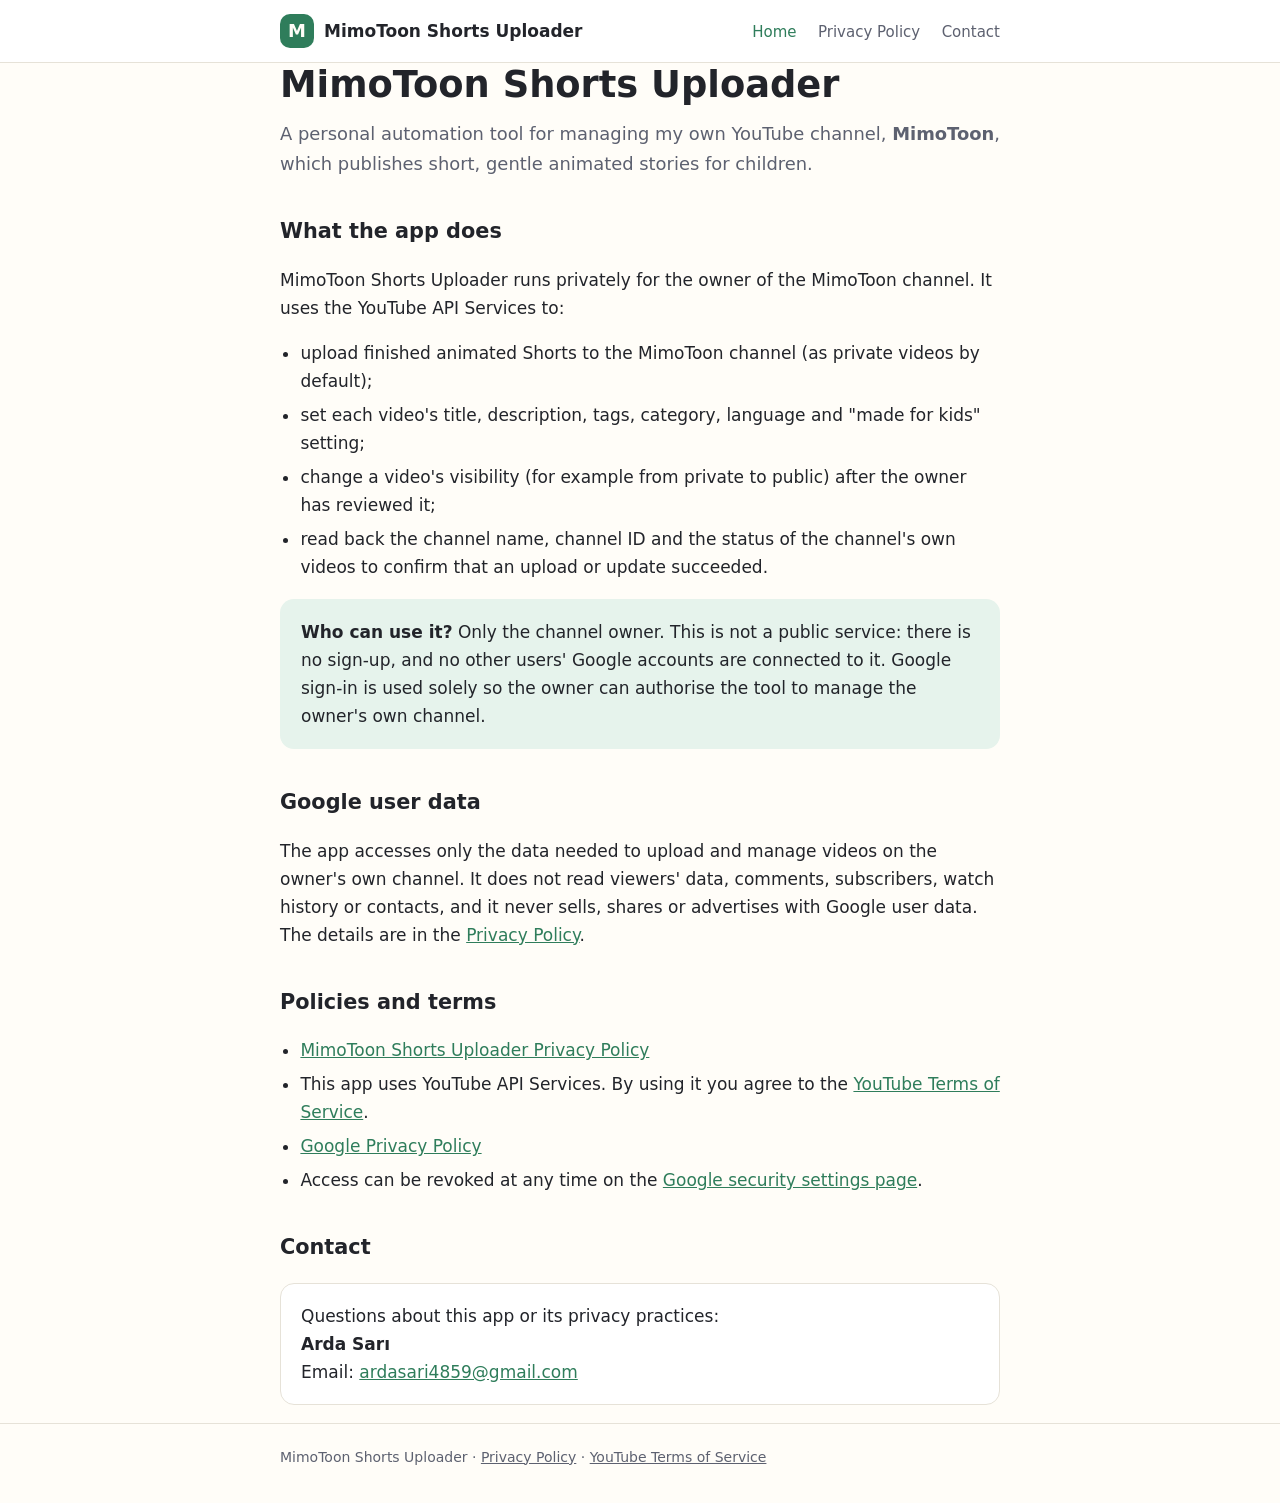
<file: index.html>
<!doctype html>
<html lang="en">
<head>
  <meta charset="utf-8">
  <meta name="viewport" content="width=device-width, initial-scale=1">
  <title>MimoToon Shorts Uploader</title>
  <meta name="description" content="MimoToon Shorts Uploader is a personal automation tool used only by the owner of the MimoToon YouTube channel to upload and manage the channel's own videos.">
  <link rel="stylesheet" href="style.css">
</head>
<body>
  <header class="site">
    <div class="wrap">
      <a class="brand" href="./"><span class="mark" aria-hidden="true">M</span>MimoToon Shorts Uploader</a>
      <nav aria-label="Main">
        <a href="./" aria-current="page">Home</a>
        <a href="privacy.html">Privacy Policy</a>
        <a href="#contact">Contact</a>
      </nav>
    </div>
  </header>

  <main class="wrap">
    <h1>MimoToon Shorts Uploader</h1>
    <p class="lead">A personal automation tool for managing my own YouTube channel,
      <strong>MimoToon</strong>, which publishes short, gentle animated stories for children.</p>

    <h2>What the app does</h2>
    <p>MimoToon Shorts Uploader runs privately for the owner of the MimoToon channel. It uses the
      YouTube API Services to:</p>
    <ul>
      <li>upload finished animated Shorts to the MimoToon channel (as private videos by default);</li>
      <li>set each video's title, description, tags, category, language and "made for kids" setting;</li>
      <li>change a video's visibility (for example from private to public) after the owner has reviewed it;</li>
      <li>read back the channel name, channel ID and the status of the channel's own videos to confirm that
        an upload or update succeeded.</li>
    </ul>

    <div class="card note">
      <strong>Who can use it?</strong> Only the channel owner. This is not a public service: there is no sign-up,
      and no other users' Google accounts are connected to it. Google sign-in is used solely so the owner can
      authorise the tool to manage the owner's own channel.
    </div>

    <h2>Google user data</h2>
    <p>The app accesses only the data needed to upload and manage videos on the owner's own channel. It does
      not read viewers' data, comments, subscribers, watch history or contacts, and it never sells, shares or
      advertises with Google user data. The details are in the
      <a href="privacy.html">Privacy Policy</a>.</p>

    <h2>Policies and terms</h2>
    <ul>
      <li><a href="privacy.html">MimoToon Shorts Uploader Privacy Policy</a></li>
      <li>This app uses YouTube API Services. By using it you agree to the
        <a href="https://www.youtube.com/t/terms">YouTube Terms of Service</a>.</li>
      <li><a href="https://www.google.com/policies/privacy">Google Privacy Policy</a></li>
      <li>Access can be revoked at any time on the
        <a href="https://security.google.com/settings/security/permissions">Google security settings page</a>.</li>
    </ul>

    <h2 id="contact">Contact</h2>
    <div class="card">
      <p style="margin:0">Questions about this app or its privacy practices:<br>
        <strong>Arda Sarı</strong><br>
        Email: <a href="mailto:ardasari4859@gmail.com">ardasari4859@gmail.com</a></p>
    </div>
  </main>

  <footer class="site">
    <div class="wrap">
      MimoToon Shorts Uploader · <a href="privacy.html">Privacy Policy</a> ·
      <a href="https://www.youtube.com/t/terms">YouTube Terms of Service</a>
    </div>
  </footer>
</body>
</html>
</file>
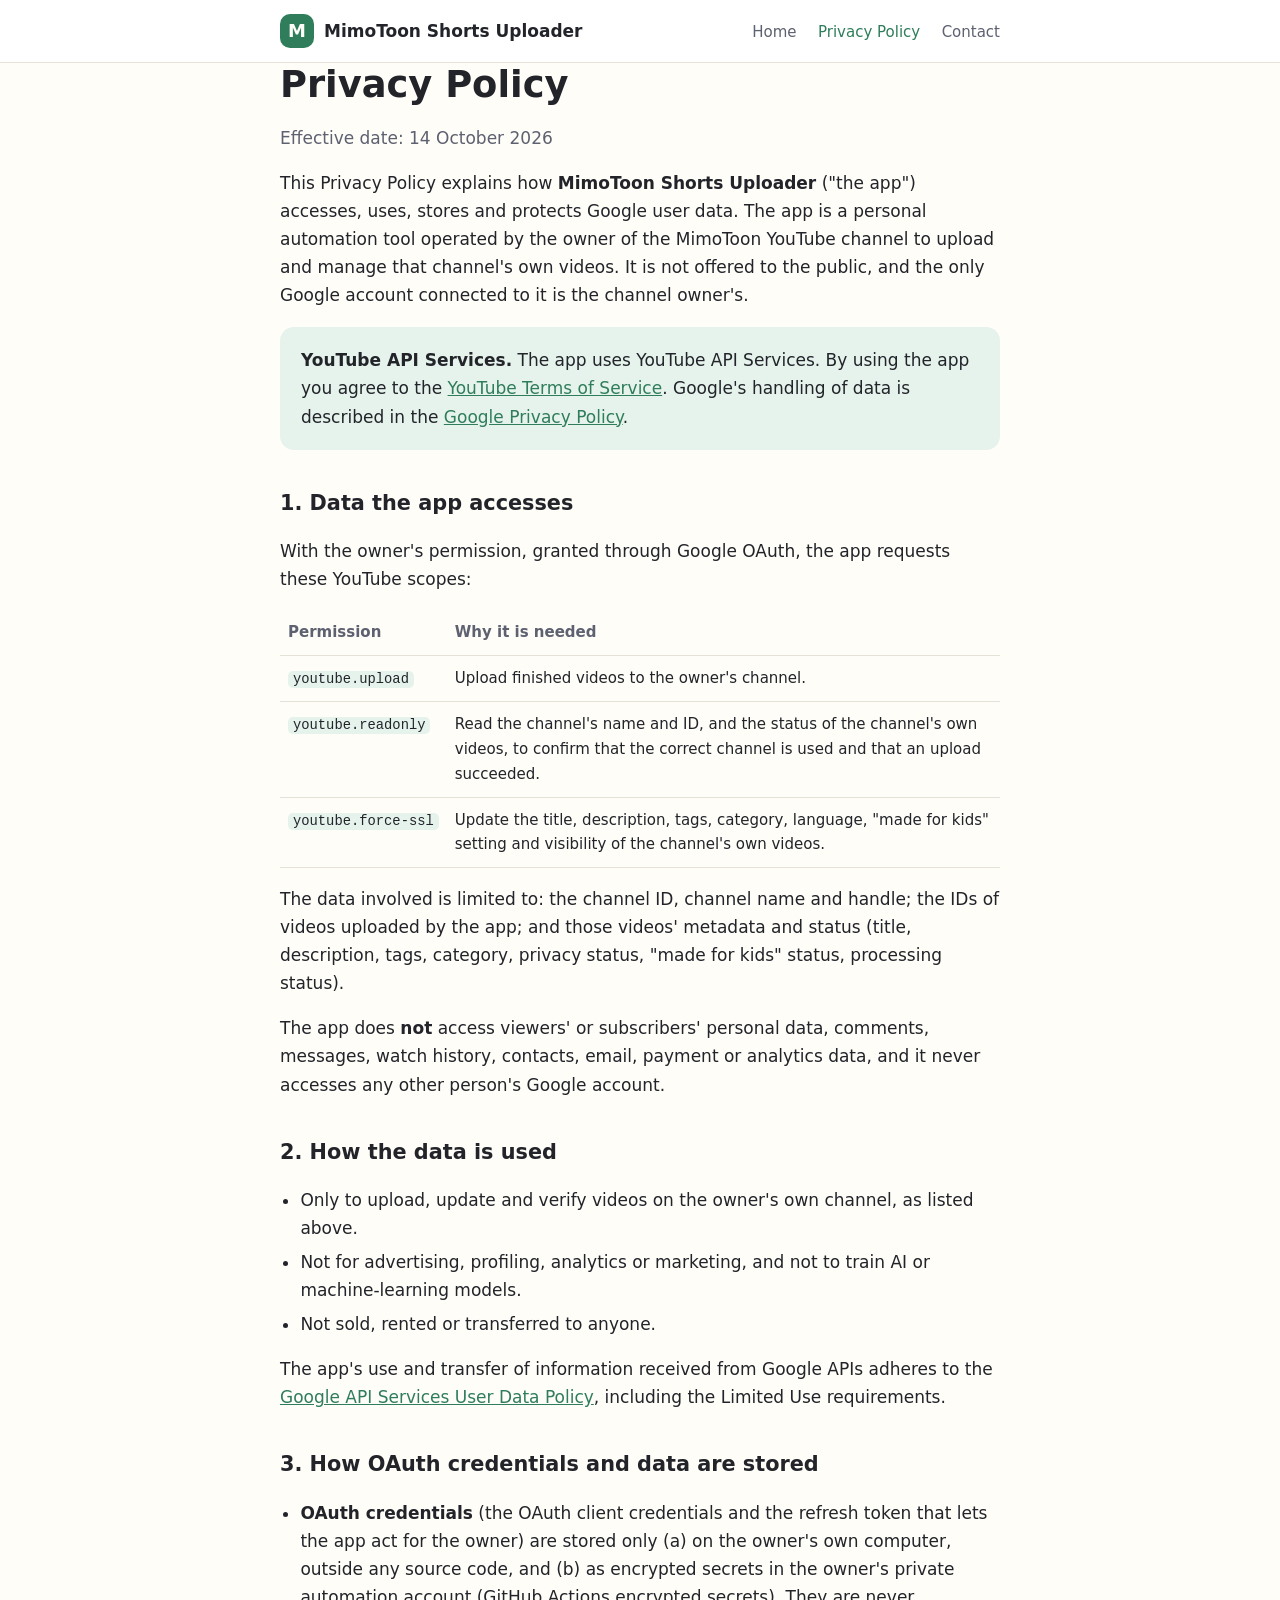
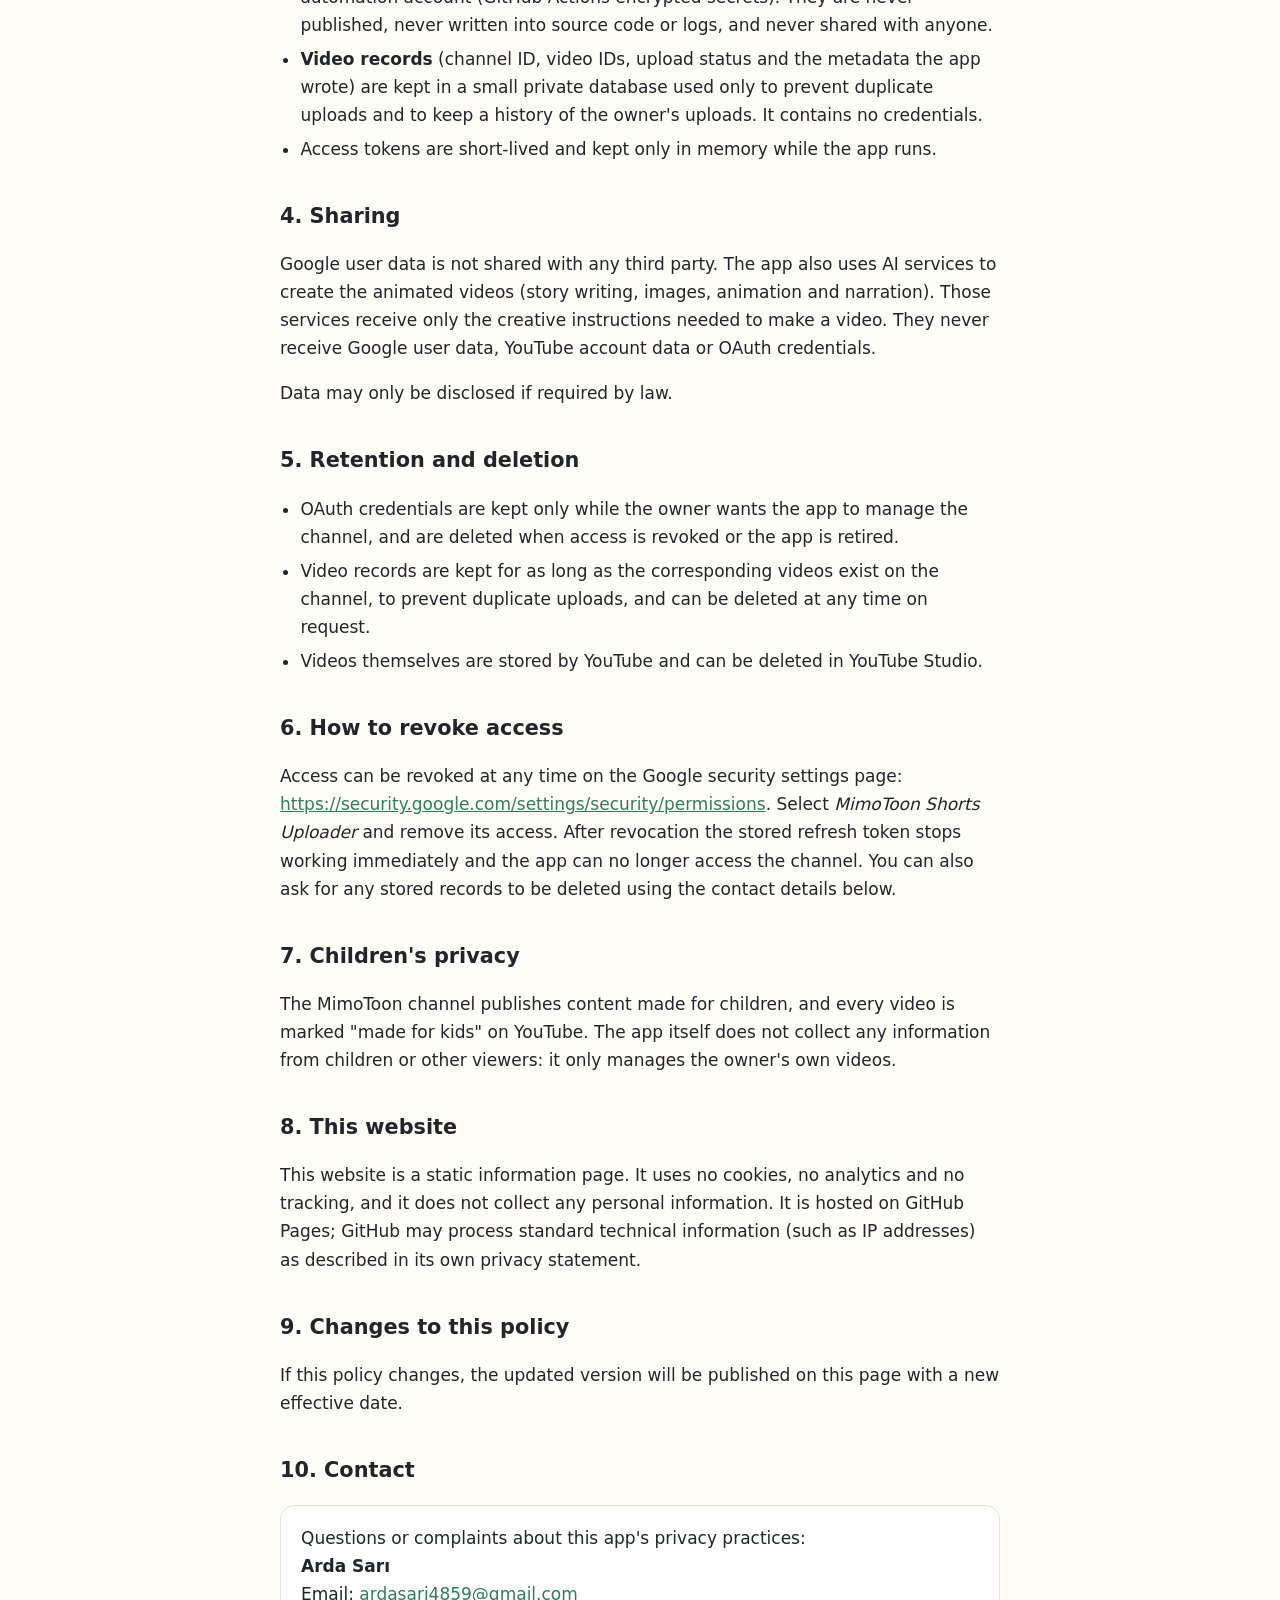
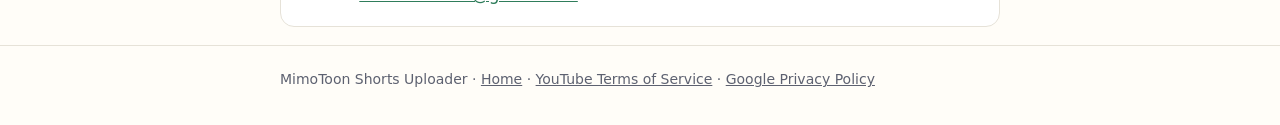
<file: privacy.html>
<!doctype html>
<html lang="en">
<head>
  <meta charset="utf-8">
  <meta name="viewport" content="width=device-width, initial-scale=1">
  <title>Privacy Policy – MimoToon Shorts Uploader</title>
  <meta name="description" content="Privacy Policy of MimoToon Shorts Uploader: which YouTube account data it accesses, how OAuth credentials are stored and used, and how to revoke access.">
  <link rel="stylesheet" href="style.css">
</head>
<body>
  <header class="site">
    <div class="wrap">
      <a class="brand" href="./"><span class="mark" aria-hidden="true">M</span>MimoToon Shorts Uploader</a>
      <nav aria-label="Main">
        <a href="./">Home</a>
        <a href="privacy.html" aria-current="page">Privacy Policy</a>
        <a href="#contact">Contact</a>
      </nav>
    </div>
  </header>

  <main class="wrap">
    <h1>Privacy Policy</h1>
    <p class="muted">Effective date: 14 October 2026</p>

    <p>This Privacy Policy explains how <strong>MimoToon Shorts Uploader</strong> ("the app") accesses, uses,
      stores and protects Google user data. The app is a personal automation tool operated by the owner of the
      MimoToon YouTube channel to upload and manage that channel's own videos. It is not offered to the public,
      and the only Google account connected to it is the channel owner's.</p>

    <div class="card note">
      <strong>YouTube API Services.</strong> The app uses YouTube API Services. By using the app you agree to the
      <a href="https://www.youtube.com/t/terms">YouTube Terms of Service</a>. Google's handling of data is described in the
      <a href="http://www.google.com/policies/privacy">Google Privacy Policy</a>.
    </div>

    <h2>1. Data the app accesses</h2>
    <p>With the owner's permission, granted through Google OAuth, the app requests these YouTube scopes:</p>
    <div class="table-scroll">
      <table>
        <thead><tr><th>Permission</th><th>Why it is needed</th></tr></thead>
        <tbody>
          <tr><td><code>youtube.upload</code></td><td>Upload finished videos to the owner's channel.</td></tr>
          <tr><td><code>youtube.readonly</code></td><td>Read the channel's name and ID, and the status of the channel's own videos, to confirm that the correct channel is used and that an upload succeeded.</td></tr>
          <tr><td><code>youtube.force-ssl</code></td><td>Update the title, description, tags, category, language, "made for kids" setting and visibility of the channel's own videos.</td></tr>
        </tbody>
      </table>
    </div>
    <p>The data involved is limited to: the channel ID, channel name and handle; the IDs of videos uploaded by the
      app; and those videos' metadata and status (title, description, tags, category, privacy status, "made for
      kids" status, processing status).</p>
    <p>The app does <strong>not</strong> access viewers' or subscribers' personal data, comments, messages, watch
      history, contacts, email, payment or analytics data, and it never accesses any other person's Google account.</p>

    <h2>2. How the data is used</h2>
    <ul>
      <li>Only to upload, update and verify videos on the owner's own channel, as listed above.</li>
      <li>Not for advertising, profiling, analytics or marketing, and not to train AI or machine-learning models.</li>
      <li>Not sold, rented or transferred to anyone.</li>
    </ul>
    <p>The app's use and transfer of information received from Google APIs adheres to the
      <a href="https://developers.google.com/terms/api-services-user-data-policy">Google API Services User Data Policy</a>,
      including the Limited Use requirements.</p>

    <h2>3. How OAuth credentials and data are stored</h2>
    <ul>
      <li><strong>OAuth credentials</strong> (the OAuth client credentials and the refresh token that lets the app act
        for the owner) are stored only (a) on the owner's own computer, outside any source code, and (b) as encrypted
        secrets in the owner's private automation account (GitHub Actions encrypted secrets). They are never published,
        never written into source code or logs, and never shared with anyone.</li>
      <li><strong>Video records</strong> (channel ID, video IDs, upload status and the metadata the app wrote) are kept
        in a small private database used only to prevent duplicate uploads and to keep a history of the owner's
        uploads. It contains no credentials.</li>
      <li>Access tokens are short-lived and kept only in memory while the app runs.</li>
    </ul>

    <h2>4. Sharing</h2>
    <p>Google user data is not shared with any third party. The app also uses AI services to create the animated
      videos (story writing, images, animation and narration). Those services receive only the creative
      instructions needed to make a video. They never receive Google user data, YouTube account data or OAuth
      credentials.</p>
    <p>Data may only be disclosed if required by law.</p>

    <h2>5. Retention and deletion</h2>
    <ul>
      <li>OAuth credentials are kept only while the owner wants the app to manage the channel, and are deleted when
        access is revoked or the app is retired.</li>
      <li>Video records are kept for as long as the corresponding videos exist on the channel, to prevent duplicate
        uploads, and can be deleted at any time on request.</li>
      <li>Videos themselves are stored by YouTube and can be deleted in YouTube Studio.</li>
    </ul>

    <h2>6. How to revoke access</h2>
    <p>Access can be revoked at any time on the Google security settings page:
      <a href="https://security.google.com/settings/security/permissions">https://security.google.com/settings/security/permissions</a>.
      Select <em>MimoToon Shorts Uploader</em> and remove its access. After revocation the stored refresh token stops
      working immediately and the app can no longer access the channel. You can also ask for any stored records to be
      deleted using the contact details below.</p>

    <h2>7. Children's privacy</h2>
    <p>The MimoToon channel publishes content made for children, and every video is marked "made for kids" on YouTube.
      The app itself does not collect any information from children or other viewers: it only manages the owner's
      own videos.</p>

    <h2>8. This website</h2>
    <p>This website is a static information page. It uses no cookies, no analytics and no tracking, and it does not
      collect any personal information. It is hosted on GitHub Pages; GitHub may process standard technical
      information (such as IP addresses) as described in its own privacy statement.</p>

    <h2>9. Changes to this policy</h2>
    <p>If this policy changes, the updated version will be published on this page with a new effective date.</p>

    <h2 id="contact">10. Contact</h2>
    <div class="card">
      <p style="margin:0">Questions or complaints about this app's privacy practices:<br>
        <strong>Arda Sarı</strong><br>
        Email: <a href="mailto:ardasari4859@gmail.com">ardasari4859@gmail.com</a></p>
    </div>
  </main>

  <footer class="site">
    <div class="wrap">
      MimoToon Shorts Uploader · <a href="./">Home</a> ·
      <a href="https://www.youtube.com/t/terms">YouTube Terms of Service</a> ·
      <a href="http://www.google.com/policies/privacy">Google Privacy Policy</a>
    </div>
  </footer>
</body>
</html>
</file>
<file: style.css>
:root {
  --bg: #fffdf8;
  --surface: #ffffff;
  --text: #22242a;
  --muted: #5d6170;
  --accent: #2f7d5b;
  --accent-soft: #e6f3ec;
  --border: #e6e2d8;
  --radius: 14px;
}
@media (prefers-color-scheme: dark) {
  :root {
    --bg: #15171c;
    --surface: #1d2027;
    --text: #eceef3;
    --muted: #a3a8b6;
    --accent: #7fd3a9;
    --accent-soft: #1f3329;
    --border: #2d313b;
  }
}
* { box-sizing: border-box; }
html { -webkit-text-size-adjust: 100%; }
body {
  margin: 0;
  background: var(--bg);
  color: var(--text);
  font: 17px/1.65 system-ui, -apple-system, "Segoe UI", Roboto, "Helvetica Neue", Arial, sans-serif;
}
.wrap { max-width: 760px; margin: 0 auto; padding: 0 20px; }
header.site {
  border-bottom: 1px solid var(--border);
  background: var(--surface);
}
header.site .wrap {
  display: flex; align-items: center; justify-content: space-between;
  gap: 12px; flex-wrap: wrap; padding-top: 14px; padding-bottom: 14px;
}
.brand { display: flex; align-items: center; gap: 10px; font-weight: 700; color: var(--text); text-decoration: none; }
.brand .mark {
  width: 34px; height: 34px; border-radius: 10px; background: var(--accent); color: var(--bg);
  display: grid; place-items: center; font-size: 18px; font-weight: 800;
}
nav a { color: var(--muted); text-decoration: none; margin-left: 16px; font-size: 15px; }
nav a:first-child { margin-left: 0; }
nav a:hover, nav a[aria-current="page"] { color: var(--accent); }
main { padding: 32px 0 48px; }
h1 { font-size: clamp(1.7rem, 4.5vw, 2.3rem); line-height: 1.2; margin: 0 0 12px; }
h2 { font-size: 1.3rem; margin: 36px 0 10px; }
h3 { font-size: 1.05rem; margin: 22px 0 6px; }
p, li { color: var(--text); }
.lead { font-size: 1.12rem; color: var(--muted); margin-top: 0; }
.muted { color: var(--muted); }
a { color: var(--accent); overflow-wrap: anywhere; }
.card {
  background: var(--surface); border: 1px solid var(--border); border-radius: var(--radius);
  padding: 18px 20px; margin: 18px 0;
}
.note { background: var(--accent-soft); border-color: transparent; }
ul { padding-left: 1.2em; }
li { margin: 6px 0; }
table { width: 100%; border-collapse: collapse; font-size: 15px; }
th, td { text-align: left; vertical-align: top; padding: 10px 8px; border-bottom: 1px solid var(--border); }
th { color: var(--muted); font-weight: 600; }
.table-scroll { overflow-x: auto; }
code { font-size: 0.92em; background: var(--accent-soft); padding: 1px 5px; border-radius: 5px; overflow-wrap: anywhere; }
td code { white-space: nowrap; overflow-wrap: normal; }
td:first-child { width: 1%; }
footer.site { border-top: 1px solid var(--border); padding: 22px 0 34px; font-size: 14px; color: var(--muted); }
footer.site a { color: var(--muted); }
@media (max-width: 520px) {
  body { font-size: 16px; }
  nav a { margin-left: 12px; }
  .card { padding: 16px; }
}
</file>
